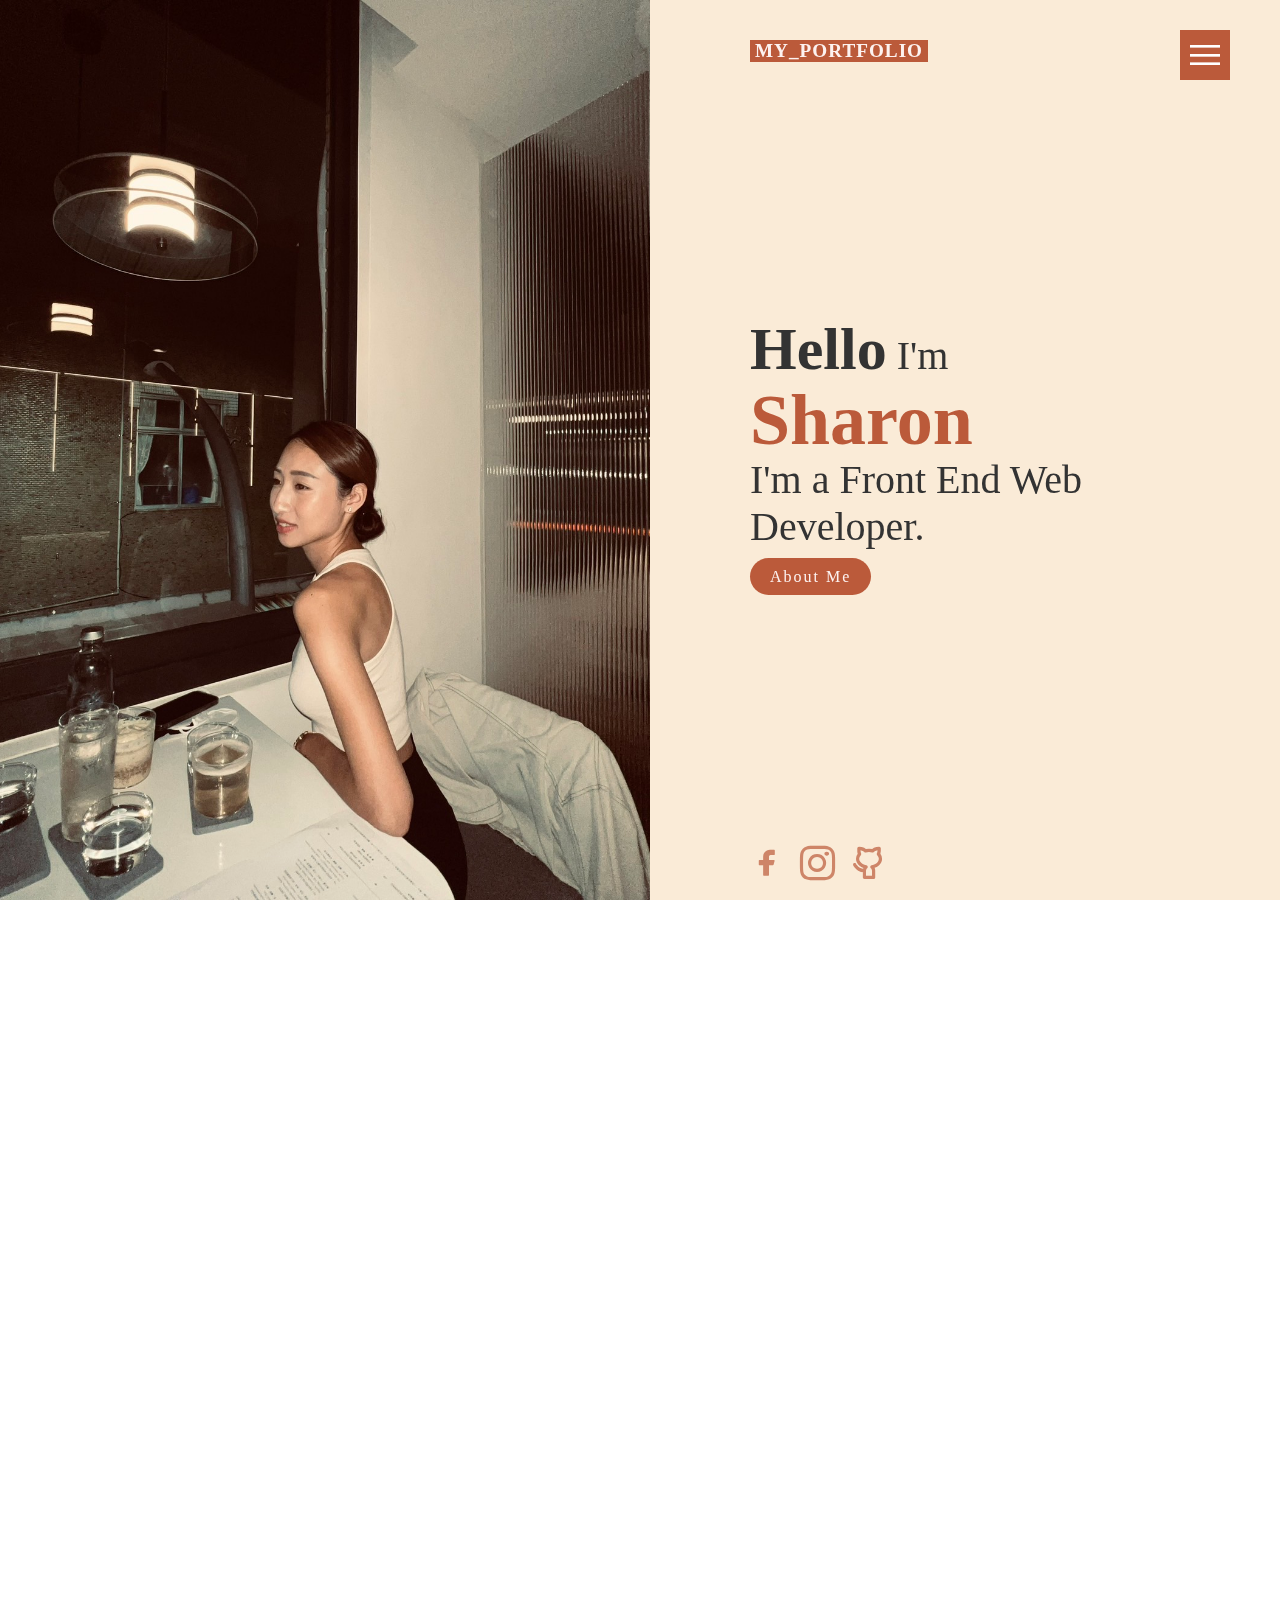
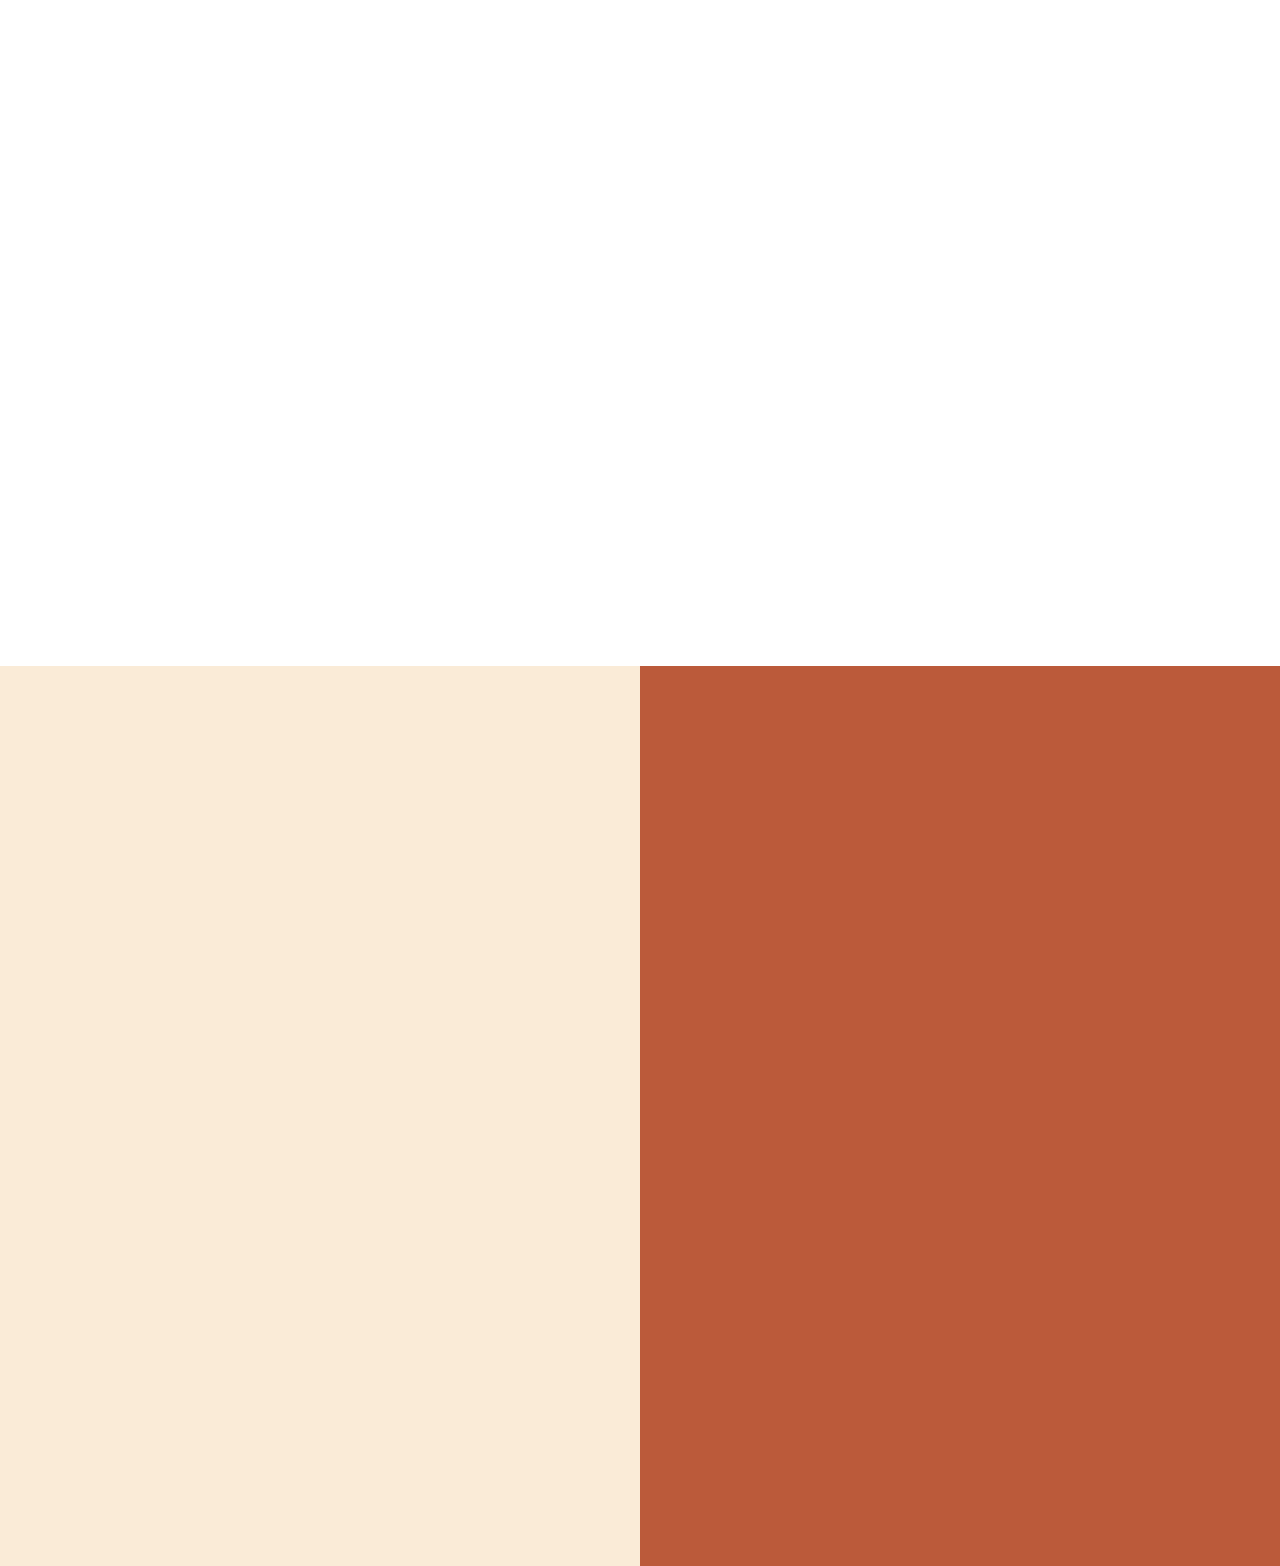
<file: index.html>
<!DOCTYPE html>
<html lang="en">
  <head>
    <meta charset="UTF-8" />
    <meta http-equiv="X-UA-Compatible" content="IE=edge" />
    <meta name="viewport" content="width=device-width, initial-scale=1.0" />
    <link rel="stylesheet" href="./styles/style.css" />
    <link rel="stylesheet" href="./Icon/iconfont.css" />
    <script src="./js/scroll.js"></script>
    <title>Sharon's CV</title>
  </head>
  <body>
    <!-- home -->
    <div class="toggle" onclick="toggleMenu()"></div>
    <section class="banner" id="home">
      <div class="imgSidebar">
        <img src="./IMG/S__128098306.jpg" alt="" />
      </div>
      <div class="contentBox scroll-home">
        <h5 class="logoText">My_Portfolio</h5>
        <div>
          <h4><span>Hello</span> I'm</h4>
          <h2>Sharon</h2>
          <h4>I'm a Front End Web Developer.</h4>
          </br>
       
          <a href="#about" class="btn">About Me</a>
        </div>
        <ul class="sci">
          <li>
            <a href="https://www.facebook.com/chiangdu"><i class="iconfont">&#xe651;</i></a>
          </li>
          <li>
            <a href="https://www.instagram.com/y_u_n_93/"><i class="iconfont">&#xe737;</i></a>
          </li>
          <li>
            <a href="https://github.com/duchiang93"><i class="iconfont">&#xe728;</i></a>
          </li>
        </ul>
      </div>
    </section>

    <!-- about -->
    <section class="about" id="about">
      <div class="title">
        <h2>About Me</h2>
      </div>
      <div class="content">
        <div class="textBox about-text">
          <p>
            你好，我是蔣岱芸，我的個性活潑開朗、善於溝通與團隊合作、做事謹慎且細心，在因緣際會下接觸到了網頁設計，深入了解後發現前端工程是一個很迷人的領域，程式碼給我們的回饋很快速，從無到有一步步做出想要的畫面，令我非常有成就感。平常利用下班及假日時間自學前端工程的相關技能，學習了HTML、CSS(SCSS)、JavaScript，與React框架等等，並利用所學技能製作了一些作品練習。
            <br />
            <br />
            作品中有以React框架製作的Photo Website 、Weather、Color Generator及Todo List，以純HTML和SCSS刻出的小米購物網站，練習串接API與JS、HTML、SCSS等前端技術。
            開始學習前端開發後發現前端領域學無止境，需要一直不斷的學習新技術！
          </p>
        </div>
        <div class="imgBox about-IMG">
          <img src="./IMG/My pic.jpg" alt="" />
        </div>
      </div>
    </section>

    <!-- skills -->
    <section class="skills" id="skills">
      <div class="title">
        <h2>Skills</h2>
      </div>
      <div class="container">
        <div class="card" id="card">
          <div class="percent" style="--clr: #cadbd7; --num: 85">
            <div class="dot"></div>
            <svg>
              <circle cx="70" cy="70" r="70"></circle>
              <circle cx="70" cy="70" r="70"></circle>
            </svg>
          </div>
          <div class="number">
            <h2>85<span>%</span></h2>
            <p>Html</p>
          </div>
        </div>
        <div class="card" id="card">
          <div class="percent" style="--clr: #cadbd7; --num: 75">
            <div class="dot"></div>
            <svg>
              <circle cx="70" cy="70" r="70"></circle>
              <circle cx="70" cy="70" r="70"></circle>
            </svg>
          </div>
          <div class="number">
            <h2>75<span>%</span></h2>
            <p>SCSS</p>
          </div>
        </div>
        <div class="card" id="card">
          <div class="percent" style="--clr: #cadbd7; --num: 55">
            <div class="dot"></div>
            <svg>
              <circle cx="70" cy="70" r="70"></circle>
              <circle cx="70" cy="70" r="70"></circle>
            </svg>
          </div>
          <div class="number">
            <h2>55<span>%</span></h2>
            <p>JavaScript</p>
          </div>
        </div>
        <div class="card" id="card">
          <div class="percent" style="--clr: #cadbd7; --num: 40">
            <div class="dot"></div>
            <svg>
              <circle cx="70" cy="70" r="70"></circle>
              <circle cx="70" cy="70" r="70"></circle>
            </svg>
          </div>
          <div class="number">
            <h2>40<span>%</span></h2>
            <p>React</p>
          </div>
        </div>
      </div>
    </section>

    <!-- project -->
    <section class="project" id="project">
      <div class="title">
        <h2>Project</h2>
      </div>
      <div class="content project-scroll">
        <div class="projectBox">
          <div class="imgBox">
            <img src="./IMG/photo website.jpg" alt="" />
          </div>
          <a href="https://duchiang93.github.io/photo-website/" target="_blank">
            <div class="textBox">
              <h3>Photo website</h3>
            </div>
          </a>
        </div>
        <div class="projectBox">
          <div class="imgBox">
            <img src="./IMG/color.jpg" alt="" />
          </div>
          <a
            href="https://duchiang93.github.io/color-generator/"
            target="_blank"
          >
            <div class="textBox">
              <h3>colours</h3>
            </div>
          </a>
        </div>
        <div class="projectBox">
          <div class="imgBox">
            <img src="./IMG/todo list (js).jpg" alt="" />
          </div>
          <a href="https://duchiang93.github.io/To-Do-List/" target="_blank">
            <div class="textBox">
              <h3>todo list(js)</h3>
            </div>
          </a>
        </div>
        <div class="projectBox">
          <div class="imgBox">
            <img src="./IMG/todo list (react).jpg" alt="" />
          </div>
          <a href="https://duchiang93.github.io/todo-list/" target="_blank">
            <div class="textBox">
              <h3>todo list (react)</h3>
            </div>
          </a>
        </div>
        <div class="projectBox">
          <div class="imgBox">
            <img src="./IMG/mimi.jpg" alt="" />
          </div>
          <a href="https://duchiang93.github.io/MI-mi/" target="_blank">
            <div class="textBox">
              <h3>小米網站</h3>
            </div>
          </a>
        </div>
        <div class="projectBox">
          <div class="imgBox">
            <img src="./IMG/weather.jpg" alt="" />
          </div>
          <a href="https://duchiang93.github.io/weather/" target="_blank">
            <div class="textBox">
              <h3>weather</h3>
            </div>
          </a>
        </div>
      </div>
    </section>

    <!-- contact -->
    <section class="contact" id="contact">
      <div class="container">
        <div class="contactinfo">
          <div>
            <h2>Contact</h2>
            <ul class="info">
              <li>
                <span><i class="iconfont">&#xe650;</i></span>
                <span>Taichung City,Taiwan</span>
              </li>
              <li>
                <span><i class="iconfont">&#xe683;</i></span>
                <span>0912-345678</span>
              </li>
              <li>
                <span><i class="iconfont">&#xe659;</i></span>
                <span>duchiang93@gmail.com</span>
              </li>
            </ul>
          </div>
          <ul class="sci">
            <li>
              <a href="https://github.com/duchiang93"><i class="iconfont">&#xe728;</i></a>
            </li>
            <li>
              <a href="https://www.instagram.com/y_u_n_93/"><i class="iconfont">&#xe737;</i></a>
            </li>
            <li>
              <a href="https://www.facebook.com/chiangdu"><i class="iconfont">&#xe651;</i></a>
            </li>
          </ul>
        </div>
        <div class="contactForm">
          <h2>Send a Message</h2>
          <form
            class="formBox"
            action="https://api.web3forms.com/submit"
            method="POST"
          >
            <input
              type="hidden"
              name="access_key"
              value="b3ef7518-9919-40d9-a42f-b58fe06892f5"
            />

            <input
              type="hidden"
              name="subject"
              value="New Submission from Sharon's website"
            />

            <div class="inputBox w50">
              <input
                type="text"
                name="firstName"
                placeholder="First Name"
                required
              />
              <span>First Name</span>
            </div>
            <div class="inputBox w50">
              <input
                type="text"
                name="lastName"
                placeholder="Last Name"
                required
              />
              <span>Last Name</span>
            </div>
            <div class="inputBox w50">
              <input
                type="email"
                name="email"
                placeholder="Email Address"
                required
              />
              <span>Email Address</span>
            </div>
            <div class="inputBox w50">
              <input
                type="tel"
                name="mobile"
                pattern="[0-9]{10}"
                placeholder="Mobile Number"
                required
              />
              <span>Mobile Number</span>
            </div>
            <div class="inputBox w100">
              <textarea
                name="message"
                placeholder="Write your message here..."
                required
              ></textarea>
              <span>Write your message here...</span>
            </div>
            <div class="inputBox w100">
              <input type="submit" value="Send" />
            </div>
          </form>
        </div>
      </div>
    </section>

    <!-- sidebar -->
    <div class="sidebar">
      <ul class="menu">
        <li>
          <a href="#home" onclick="toggleMenu()">
            <i class="iconfont">&#xe867;</i>Home</a
          >
        </li>
        <li>
          <a href="#about" onclick="toggleMenu()">
            <i class="iconfont">&#xe619;</i>About Me</a
          >
        </li>
        <li>
          <a href="#skills" onclick="toggleMenu()">
            <i class="iconfont">&#xe693;</i>Skills</a
          >
        </li>
        <li>
          <a href="#project" onclick="toggleMenu()">
            <i class="iconfont">&#xe670;</i>project</a
          >
        </li>
        <li>
          <a href="#contact" onclick="toggleMenu()">
            <i class="iconfont">&#xe720;</i>Contact</a
          >
        </li>
      </ul>
    </div>

    <script src="./js/app.js"></script>
    <script src="./js/index.js"></script>
  </body>
</html>
</file>
<file: styles/style.css>
* {
  margin: 0;
  padding: 0;
  box-sizing: border-box;
  font-family: Consolas;
  scroll-behavior: smooth;
}
* .title {
  width: 100%;
  text-align: center;
}
* .title h2 {
  color: #bb5a3a;
  font-size: 1.8em;
  font-weight: 700;
  letter-spacing: 3px;
  padding-top: 50px;
}
* .title h2::after {
  content: "";
  display: block;
  height: 3px;
  margin: 5px auto 40px;
  width: 50px;
  background: #bb5a3a;
}

.toggle {
  position: fixed;
  top: 30px;
  right: 50px;
  width: 50px;
  height: 50px;
  background: #bb5a3a url(../IMG/menu.png);
  background-size: 30px;
  background-position: center;
  background-repeat: no-repeat;
  cursor: pointer;
  z-index: 1000;
}
@media (max-width: 768px) {
  .toggle {
    right: 35px;
    width: 40px;
    height: 40px;
    background-size: 25px;
  }
}
@media (max-width: 500px) {
  .toggle {
    right: 35px;
  }
}
.toggle.active {
  background: #bb5a3a url(../IMG/close.png);
  background-size: 25px;
  background-position: center;
  background-repeat: no-repeat;
}

.banner {
  padding: 100px;
  min-height: 100vh;
  position: relative;
  width: 100%;
  background: antiquewhite;
}
.banner .imgSidebar {
  position: absolute;
  top: 0;
  left: 0;
  width: 650px;
  height: 100%;
}
@media (max-width: 768px) {
  .banner .imgSidebar {
    width: 400px;
  }
}
@media (max-width: 500px) {
  .banner .imgSidebar {
    display: none;
  }
}
.banner .imgSidebar img {
  position: absolute;
  top: 0;
  left: 0;
  width: 100%;
  height: 100%;
  -o-object-fit: cover;
     object-fit: cover;
}
.banner .logoText {
  position: absolute;
  top: 40px;
  left: 100px;
  font-size: 1.2em;
  text-transform: uppercase;
  letter-spacing: 1px;
  background: #bb5a3a;
  color: #fdf2f0;
  padding: 0 5px;
}
@media (max-width: 500px) {
  .banner .logoText {
    left: 60px;
  }
}
.banner h4 {
  font-size: 40px;
  color: #333;
  font-weight: 300;
}
.banner h4 span {
  font-size: 60px;
  font-weight: 700;
}
.banner h2 {
  font-size: 72px;
  color: #bb5a3a;
  line-height: 1em;
}
.banner p {
  font-size: 40px;
  margin: 20px 0;
  font-weight: 300;
  text-align: justify;
}
@media (max-width: 768px) {
  .banner p {
    margin: 30px 0;
  }
}
@media (max-width: 500px) {
  .banner p {
    margin-bottom: 80px;
  }
}
.banner .btn {
  background: #bb5a3a;
  color: #fdf2f0;
  padding: 10px 20px;
  text-decoration: none;
  font-weight: 500;
  letter-spacing: 2px;
  border-radius: 20px;
  transition: all 0.5s;
}
.banner .btn:hover {
  box-shadow: 0 15px 30px rgba(0, 0, 0, 0.1);
  transform: translateY(-5px);
}
@media (max-width: 768px) {
  .banner .btn {
    padding: 10px 10px;
  }
}
.banner .sci {
  position: absolute;
  left: 100px;
  bottom: 20px;
  display: flex;
  justify-content: center;
  align-items: center;
}
@media (max-width: 500px) {
  .banner .sci {
    left: 60px;
  }
}
.banner .sci li {
  list-style: none;
  margin-right: 15px;
}
.banner .sci li a {
  text-decoration: none;
  color: #bb5a3a;
}
.banner .sci li a .iconfont {
  font-size: 35px;
  opacity: 0.7;
  transition: all 0.3s;
}
.banner .sci li a .iconfont:hover {
  opacity: 1;
}

.about {
  min-height: 100vh;
}
.about p {
  max-width: 700px;
  display: inline-block;
  margin-bottom: 40px;
}
.about .content {
  display: flex;
  padding: 0 100px;
  justify-content: space-between;
  margin-top: 80px;
  align-items: center;
}
@media (max-width: 768px) {
  .about .content {
    flex-direction: column;
    margin: 40px 0;
  }
}
@media (max-width: 500px) {
  .about .content {
    padding: 40px;
  }
}
.about .content .textBox {
  min-width: 49%;
  width: 49%;
}
@media (max-width: 768px) {
  .about .content .textBox {
    width: 100%;
  }
}
.about .content .textBox p {
  color: #333;
  text-align: justify;
}
@media (max-width: 500px) {
  .about .content .textBox p {
    font-size: 14px;
  }
}
.about .content .imgBox {
  margin-left: 40px;
}
@media (max-width: 768px) {
  .about .content .imgBox {
    margin-left: 0;
  }
}
.about .content .imgBox img {
  max-width: 100%;
}

.skills {
  min-height: 100vh;
  background: antiquewhite;
  justify-content: center;
  align-items: center;
}
.skills .container {
  display: flex;
  justify-content: center;
  align-items: center;
  flex-wrap: wrap;
  gap: 40px;
  height: 80vh;
}
@media (max-width: 768px) {
  .skills .container {
    gap: 70px;
  }
}
@media (max-width: 500px) {
  .skills .container {
    gap: 50px;
  }
}
.skills .container .card {
  width: 220px;
  height: 250px;
  background-color: #bb5a3a;
  display: none;
  justify-content: center;
  align-items: center;
}
@media (max-width: 500px) {
  .skills .container .card {
    width: 155px;
    height: 185px;
    padding: 0 15px;
  }
}
.skills .container .card.active {
  display: flex;
}
.skills .container .card .percent {
  position: relative;
  width: 150px;
  height: 150px;
}
.skills .container .card .percent .dot {
  position: absolute;
  inset: 5px;
  z-index: 10;
  transform: rotate(calc(3.6deg * var(--num)));
  animation: animateDot 2s linear forwards;
}
@keyframes animateDot {
  0% {
    transform: rotate(0deg);
  }
  100% {
    transform: rotate(calc(3.6deg * var(--num)));
  }
}
.skills .container .card .percent ::before {
  content: "";
  position: absolute;
  top: -5px;
  left: 50%;
  transform: translateX(-50%);
  width: 10px;
  height: 10px;
  background: var(--clr);
  border-radius: 50%;
  box-shadow: 0 0 10px var(--clr), 0 0 30px var(--clr);
}
.skills .container .card .percent svg {
  position: relative;
  width: 150px;
  height: 150px;
  transform: rotate(270deg);
}
.skills .container .card .percent svg circle {
  width: 100%;
  height: 100%;
  fill: transparent;
  stroke-width: 3;
  stroke: #333;
  transform: translate(5px, 5px);
}
.skills .container .card .percent svg :nth-child(2) {
  stroke: var(--clr);
  stroke-dasharray: 440px;
  stroke-dashoffset: calc(440px - 440px * var(--num) / 100);
  opacity: 0;
  animation: fadeIn 1s linear forwards;
  animation-delay: 1.5s;
}
@keyframes fadeIn {
  0% {
    opacity: 0;
  }
  100% {
    opacity: 1;
  }
}
.skills .container .card .number {
  position: absolute;
  display: flex;
  justify-content: center;
  align-items: center;
  flex-direction: column;
  opacity: 0;
  animation: fadeIn 1s linear forwards;
  animation-delay: 1.5s;
}
.skills .container .card .number h2 {
  display: flex;
  justify-content: center;
  align-items: center;
  color: antiquewhite;
  font-weight: 700;
  font-size: 2.5em;
}
.skills .container .card .number h2 span {
  font-weight: 300;
  color: antiquewhite;
  font-size: 0.5em;
}
.skills .container .card .number p {
  font-weight: 300;
  font-size: 0.75em;
  line-height: 2px;
  letter-spacing: 3px;
  margin-top: 10px;
  text-transform: uppercase;
  color: rgba(255, 255, 255, 0.75);
}

.project {
  min-height: 100vh;
  padding: 0 100px;
}
@media (max-width: 768px) {
  .project {
    padding: 0;
    padding-bottom: 80px;
  }
}
.project .content {
  display: flex;
  justify-content: center;
  flex-direction: row;
  flex-wrap: wrap;
}
.project .content .projectBox {
  position: relative;
  width: 450px;
  height: 325px;
  margin: 10px;
  transition: 0.5s;
  text-align: center;
}
@media (max-width: 768px) {
  .project .content .projectBox {
    width: 350px;
  }
}
.project .content .projectBox .imgBox,
.project .content .projectBox .textBox {
  position: absolute;
  top: 0;
  left: 0;
  width: 100%;
  height: 100%;
  display: flex;
  justify-content: center;
  align-items: center;
}
.project .content .projectBox .imgBox img,
.project .content .projectBox .textBox img {
  position: absolute;
  top: 0;
  left: 0;
  width: 100%;
  height: 100%;
  -o-object-fit: cover;
     object-fit: cover;
}
.project .content .projectBox .textBox {
  background: #333;
  opacity: 0;
  transition: 0.5s;
}
.project .content .projectBox .textBox:hover {
  opacity: 1;
}
.project .content .projectBox .textBox h3 {
  color: #fff;
  text-transform: uppercase;
  letter-spacing: 3px;
  font-size: 1em;
}

.contact {
  position: relative;
  display: flex;
  min-height: 100vh;
  justify-content: center;
  align-items: center;
  background: #bb5a3a;
}
@media (max-width: 500px) {
  .contact {
    background: antiquewhite;
  }
}
.contact::before {
  content: "";
  position: absolute;
  top: 0;
  left: 0;
  width: 50%;
  height: 100%;
  background: antiquewhite;
}
@media (max-width: 500px) {
  .contact::before {
    display: none;
  }
}
.contact .container {
  position: relative;
  min-width: 1100px;
  min-height: 550px;
  display: flex;
  z-index: 100;
}
@media (max-width: 768px) {
  .contact .container {
    width: 90%;
    min-width: auto;
    margin: 20px;
  }
}
@media (max-width: 500px) {
  .contact .container {
    display: flex;
    flex-direction: column-reverse;
  }
}
.contact .container .contactinfo {
  position: absolute;
  top: 40px;
  width: 350px;
  height: calc(100% - 80px);
  background: #bb5a3a;
  z-index: 1;
  padding: 40px;
  display: flex;
  flex-direction: column;
  justify-content: space-between;
  box-shadow: 0 30px 20px rgba(0, 0, 0, 0.2);
}
@media (max-width: 500px) {
  .contact .container .contactinfo {
    position: relative;
    width: 100%;
    top: 0;
  }
}
.contact .container .contactinfo h2 {
  color: #fdf2f0;
  font-size: 24px;
  font-weight: 500;
  margin-bottom: 30px;
}
.contact .container .contactinfo .info {
  position: relative;
  margin: 20px 0;
}
.contact .container .contactinfo .info li {
  position: relative;
  list-style: none;
  display: flex;
  margin: 20px 0;
  cursor: pointer;
  align-items: flex-start;
}
.contact .container .contactinfo .info li span:nth-child(1) {
  width: 30px;
  min-width: 30px;
}
.contact .container .contactinfo .info li span:nth-child(1) .iconfont {
  max-width: 100%;
  font-size: 25px;
  color: #fdf2f0;
  opacity: 0.5;
}
.contact .container .contactinfo .info li span:nth-child(2) {
  color: #fdf2f0;
  margin-left: 10px;
  font-weight: 300;
  opacity: 0.8;
  font-size: 20px;
}
.contact .container .contactinfo .info li:hover span:nth-child(1) .iconfont, .contact .container .contactinfo .info li:hover span:nth-child(2) {
  opacity: 1;
  transition: all 0.3s;
}
.contact .container .contactinfo .sci {
  position: relative;
  display: flex;
}
.contact .container .contactinfo .sci li {
  list-style: none;
  margin-right: 15px;
}
.contact .container .contactinfo .sci li a {
  text-decoration: none;
}
.contact .container .contactinfo .sci li a .iconfont {
  color: #fdf2f0;
  opacity: 0.5;
  font-size: 30px;
  transition: all 0.3s;
}
.contact .container .contactinfo .sci li a .iconfont:hover {
  opacity: 1;
}
.contact .contactForm {
  position: absolute;
  padding: 70px 50px;
  background: #fdf2f0;
  margin-left: 150px;
  padding-left: 250px;
  width: calc(100% - 150px);
  height: 100%;
  box-shadow: 0 50px 50px rgba(0, 0, 0, 0.5);
}
@media (max-width: 500px) {
  .contact .contactForm {
    position: relative;
    width: 100%;
    margin-left: 0;
    padding: 40px;
    box-shadow: none;
  }
}
.contact .contactForm h2 {
  color: #bb5a3a;
  font-size: 24px;
  font-weight: 800;
}
.contact .contactForm .formBox {
  position: relative;
  display: flex;
  justify-content: space-between;
  flex-wrap: wrap;
  padding-top: 30px;
}
.contact .contactForm .formBox .inputBox {
  position: relative;
  margin: 0 0 35px 0;
}
.contact .contactForm .formBox .inputBox input,
.contact .contactForm .formBox .inputBox textarea {
  width: 100% !important;
  padding: 5px 0;
  font-size: 18px;
  font-weight: 300;
  background: #fdf2f0;
  color: #333;
  border: none;
  border-bottom: 1px solid #777;
  outline: none;
  resize: none;
}
.contact .contactForm .formBox .inputBox input::-moz-placeholder, .contact .contactForm .formBox .inputBox textarea::-moz-placeholder {
  font-size: 0px;
}
.contact .contactForm .formBox .inputBox input::placeholder,
.contact .contactForm .formBox .inputBox textarea::placeholder {
  font-size: 0px;
}
.contact .contactForm .formBox .inputBox input:not(:-moz-placeholder-shown) + span, .contact .contactForm .formBox .inputBox textarea:not(:-moz-placeholder-shown) + span {
  transform: translateY(-20px);
  font-size: 12px;
  font-weight: 800;
  letter-spacing: 1px;
  color: #bb5a3a;
}
.contact .contactForm .formBox .inputBox input:focus + span, .contact .contactForm .formBox .inputBox input:not(:placeholder-shown) + span,
.contact .contactForm .formBox .inputBox textarea:focus + span,
.contact .contactForm .formBox .inputBox textarea:not(:placeholder-shown) + span {
  transform: translateY(-20px);
  font-size: 12px;
  font-weight: 800;
  letter-spacing: 1px;
  color: #bb5a3a;
}
.contact .contactForm .formBox .inputBox textarea {
  min-height: 90px;
}
.contact .contactForm .formBox .inputBox span {
  position: absolute;
  left: 0;
  padding: 5px 0;
  font-size: 18px;
  font-weight: 300;
  color: #333;
  transition: 0.3s;
  pointer-events: none;
}
@media (max-width: 768px) {
  .contact .contactForm .formBox .inputBox span {
    font-size: 14px;
  }
}
.contact .contactForm .formBox .inputBox input[type=submit] {
  position: relative;
  cursor: pointer;
  background: #bb5a3a;
  color: #fdf2f0;
  border: none;
  max-width: 150px;
  padding: 12px;
  opacity: 1;
  transition: all 0.3s;
}
.contact .contactForm .formBox .inputBox input[type=submit]:hover {
  opacity: 0.8;
}
.contact .contactForm .formBox .w50 {
  width: 47%;
}
.contact .contactForm .formBox .w100 {
  width: 100%;
}

.contentBox,
.sidebar {
  position: absolute;
  top: 0;
  right: 0;
  width: calc(100% - 650px);
  height: 100%;
  display: flex;
  align-items: center;
  padding: 100px;
}
@media (max-width: 768px) {
  .contentBox,
  .sidebar {
    width: calc(100% - 350px);
  }
}
@media (max-width: 500px) {
  .contentBox,
  .sidebar {
    width: 100%;
    padding: 60px;
  }
}

.sidebar {
  position: fixed;
  background: #bb5a3a;
  display: grid;
  width: 450px;
  justify-content: center;
  align-items: center;
  place-items: center;
  transition: 0.5s;
  padding: 40px;
  z-index: 200;
  right: -100%;
}
@media (max-width: 768px) {
  .sidebar {
    width: 380px;
  }
}
@media (max-width: 500px) {
  .sidebar {
    width: 100%;
    padding: 0;
  }
}
.sidebar.active {
  right: 0;
}
.sidebar .menu {
  display: flex;
  flex-direction: column;
}
.sidebar .menu li {
  list-style: none;
}
.sidebar .menu li a {
  color: #fdf2f0;
  text-decoration: none;
  font-size: 2em;
  font-weight: 600;
  text-transform: uppercase;
  line-height: 100px;
}
.sidebar .menu li a .iconfont {
  font-size: 2rem;
  margin-right: 3rem;
}
.sidebar .menu li :hover .iconfont,
.sidebar .menu li :active .iconfont {
  animation: jump 0.3s linear 1 forwards normal;
  display: inline-block;
}
@keyframes jump {
  0% {
    transform: translate3d(0, 0, 0);
  }
  100% {
    transform: translate3d(0, -0.5em, 0);
  }
}/*# sourceMappingURL=style.css.map */
</file>
<file: Icon/iconfont.css>
@font-face {
  font-family: "iconfont"; /* Project id  */
  src: url('iconfont.ttf?t=1667186905561') format('truetype');
}

.iconfont {
  font-family: "iconfont" !important;
  font-size: 16px;
  font-style: normal;
  -webkit-font-smoothing: antialiased;
  -moz-osx-font-smoothing: grayscale;
}

.icon-locationfill:before {
  content: "\e650";
}

.icon-contact:before {
  content: "\e603";
}

.icon-gerenzhongxin:before {
  content: "\e619";
}

.icon-home-fill:before {
  content: "\e867";
}

.icon-gerenxinxi:before {
  content: "\e720";
}

.icon-project:before {
  content: "\e60b";
}

.icon-facebook:before {
  content: "\e651";
}

.icon-project1:before {
  content: "\e670";
}

.icon-instagram:before {
  content: "\e737";
}

.icon-phone:before {
  content: "\e683";
}

.icon-envelope:before {
  content: "\e659";
}

.icon-github:before {
  content: "\e728";
}

.icon-jinengliang:before {
  content: "\e693";
}
</file>
